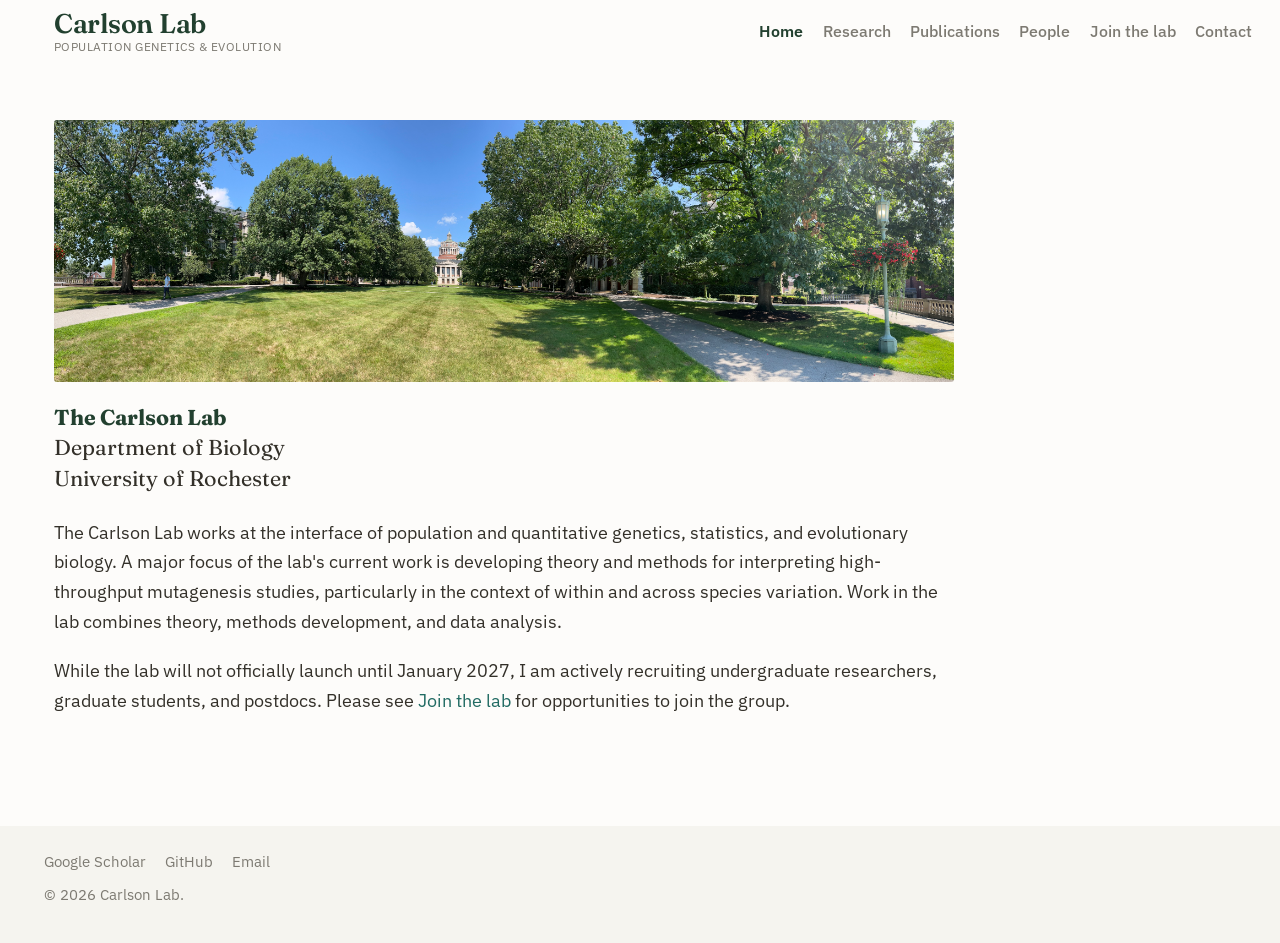
<file: index.html>
<!DOCTYPE html>
<html lang="en">
<head>
<meta charset="utf-8">
<meta name="viewport" content="width=device-width, initial-scale=1">
<title>Carlson Lab</title>
<meta name="description" content="The Carlson Lab works at the interface of population and quantitative genetics,
    statistics, and evolutionary biology.">
<link rel="stylesheet" href="style.css">
</head>
<body>
<a class="skip-link" href="#main">Skip to content</a>
<header class="masthead">
  <div class="masthead__inner">
    <a class="site-title" href="index.html">Carlson Lab
      <small>Population genetics &amp; evolution</small>
    </a>
    <nav class="topnav" aria-label="Primary">
      <button class="nav-toggle" aria-expanded="false" aria-controls="nav-links">Menu</button>
      <ul class="nav-links" id="nav-links">
        <li><a href="index.html" class="active" aria-current="page">Home</a></li>
        <li><a href="research.html">Research</a></li>
        <li><a href="publications.html">Publications</a></li>
        <li><a href="people.html">People</a></li>
        <!--<li><a href="teaching.html">Teaching</a></li>-->
        <li><a href="opportunities.html">Join the lab</a></li>
        <li><a href="contact.html">Contact</a></li>
      </ul>
    </nav>
  </div>
</header>
<main id="main" class="page">
  <div class="content">
    <!-- Home image: replace with <img class="fig" src="assets/home.jpg" alt="Carlson Lab"> -->
    <!--<div class="fig ph" role="img" aria-label="Image placeholder">Home image<br>(swap in a photo)</div>-->
    <img class="fig fig--wide" src="pictures/quad.jpeg" alt="Library"> 
    <p class="profile-name"><strong>The Carlson Lab</strong><br>
      Department of Biology<br>
      University of Rochester</p>

    <p>The Carlson Lab works at the interface of population and quantitative genetics,
    statistics, and evolutionary biology.
    A major focus of the lab's current work is developing
    theory and methods for interpreting high-throughput mutagenesis studies, 
    particularly in the context of within and across species variation. 
    Work in the lab combines theory, methods development, and data analysis.</p>

    <p>
  While the lab will not officially launch until January 2027, I am actively recruiting undergraduate researchers,
  graduate students, and postdocs.
  Please see <a href="opportunities.html">Join the lab</a> for opportunities to join the group.
 </p>
    
  </div>
</main>
<footer class="page__footer">
  <div class="page__footer-inner">
    <div class="footer-follow">
      <a href="https://scholar.google.com/citations?user=kbD8Nv8AAAAJ">Google Scholar</a>
      <a href="https://github.com/marync">GitHub</a>
      <a href="mailto:maryn.carlson@rochester.edu">Email</a>
    </div>
    <div class="footer-copyright">&copy; <span id="year">2026</span> Carlson Lab.</div>
  </div>
</footer>
<script src="script.js"></script>
</body>
</html>
</file>
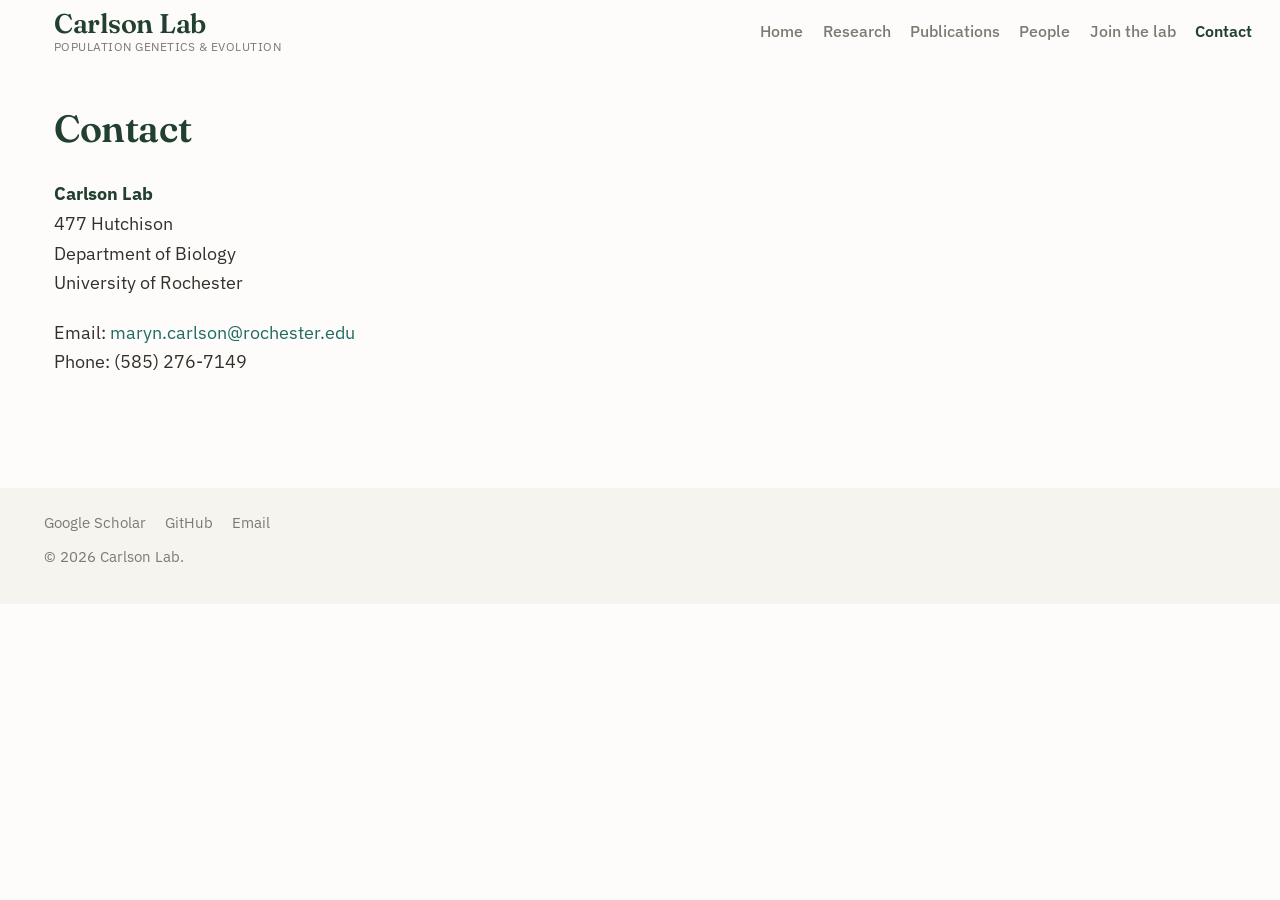
<file: contact.html>
<!DOCTYPE html>
<html lang="en">
<head>
<meta charset="utf-8">
<meta name="viewport" content="width=device-width, initial-scale=1">
<title>Contact — Carlson Lab</title>
<link rel="stylesheet" href="style.css">
</head>
<body>
<a class="skip-link" href="#main">Skip to content</a>
<header class="masthead">
  <div class="masthead__inner">
    <a class="site-title" href="index.html">Carlson Lab
      <small>Population genetics &amp; evolution</small>
    </a>
    <nav class="topnav" aria-label="Primary">
      <button class="nav-toggle" aria-expanded="false" aria-controls="nav-links">Menu</button>
      <ul class="nav-links" id="nav-links">
        <li><a href="index.html">Home</a></li>
        <li><a href="research.html">Research</a></li>
        <li><a href="publications.html">Publications</a></li>
        <li><a href="people.html">People</a></li>
        <!--<li><a href="teaching.html">Teaching</a></li>-->
        <li><a href="opportunities.html">Join the lab</a></li>
        <li><a href="contact.html" class="active" aria-current="page">Contact</a></li>
      </ul>
    </nav>
  </div>
</header>
<main id="main" class="page">
  <h1 class="page__title">Contact</h1>
  <div class="content">
    <p><strong>Carlson Lab</strong><br>
      477 Hutchison<br>
    Department of Biology<br>
  University of Rochester</p>

    <p>
      Email: <a href="mailto:maryn.carlson@rochester.edu">maryn.carlson@rochester.edu</a><br>
      Phone: (585) 276-7149
    </p>

   <!--<div class="callout">
      Fill in email, GitHub, and any other links (ORCID, Twitter/X, Bluesky,
      LinkedIn). Search the source for <code>data-edit</code> to find every
      placeholder.-->
    </div>
  </div>
</main>
<footer class="page__footer">
  <div class="page__footer-inner">
    <div class="footer-follow">
      <a href="https://scholar.google.com/citations?user=kbD8Nv8AAAAJ">Google Scholar</a>
      <a href="https://github.com/marync">GitHub</a>
      <a href="mailto:maryn.carlson@rochester.edu">Email</a>
    </div>
    <div class="footer-copyright">&copy; <span id="year">2026</span> Carlson Lab.</div>
  </div>
</footer>
<script src="script.js"></script>
</body>
</html>
</file>
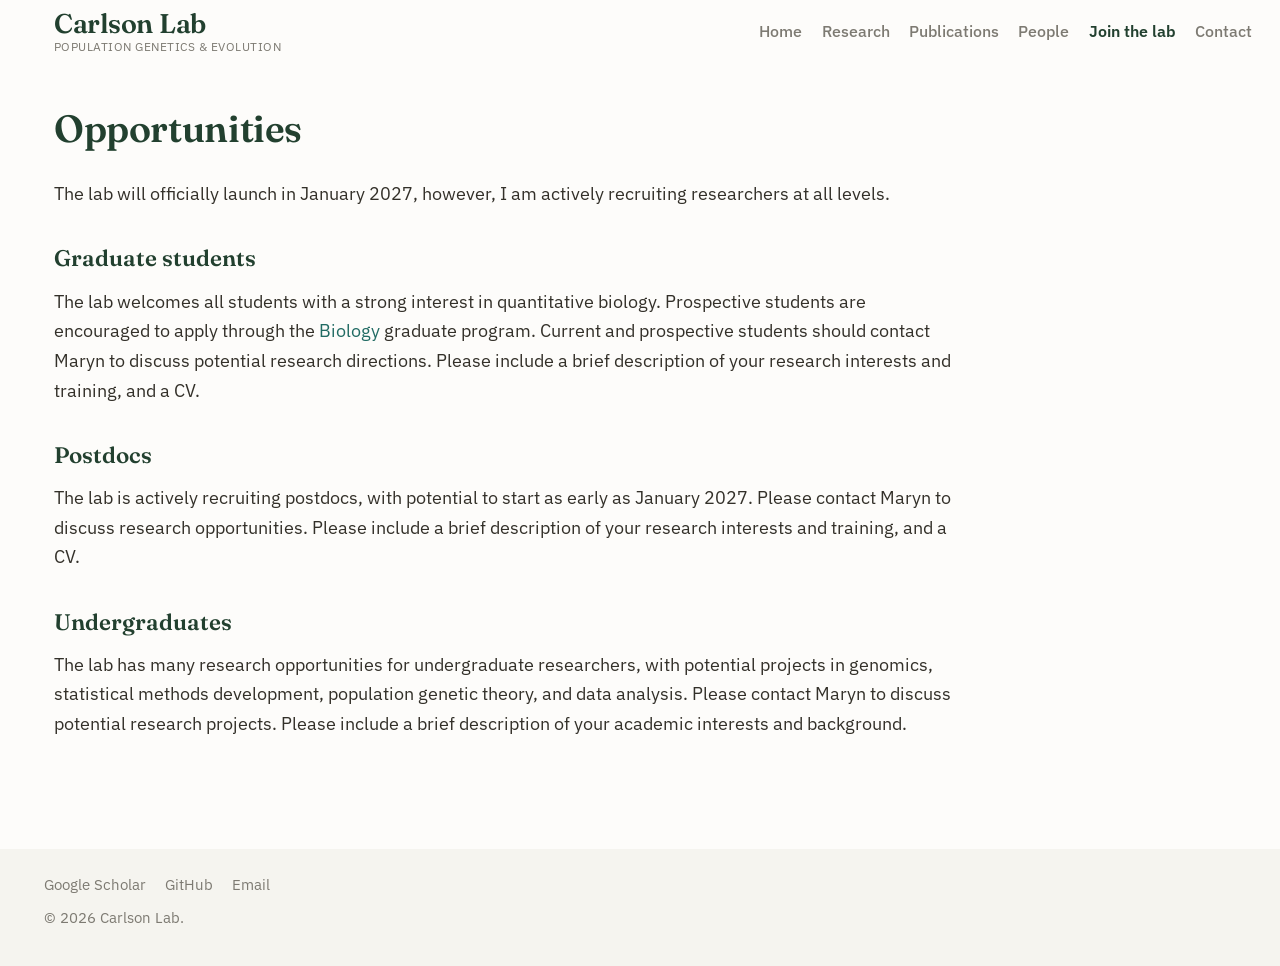
<file: opportunities.html>
<!DOCTYPE html>
<html lang="en">
<head>
<meta charset="utf-8">
<meta name="viewport" content="width=device-width, initial-scale=1">
<title>Opportunities — Carlson Lab</title>
<link rel="stylesheet" href="style.css">
</head>
<body>
<a class="skip-link" href="#main">Skip to content</a>
<header class="masthead">
  <div class="masthead__inner">
    <a class="site-title" href="index.html">Carlson Lab
      <small>Population genetics &amp; evolution</small>
    </a>
    <nav class="topnav" aria-label="Primary">
      <button class="nav-toggle" aria-expanded="false" aria-controls="nav-links">Menu</button>
      <ul class="nav-links" id="nav-links">
        <li><a href="index.html">Home</a></li>
        <li><a href="research.html">Research</a></li>
        <li><a href="publications.html">Publications</a></li>
        <li><a href="people.html">People</a></li>
        <!--<li><a href="teaching.html">Teaching</a></li>-->
        <li><a href="opportunities.html" class="active" aria-current="page">Join the lab</a></li>
        <li><a href="contact.html">Contact</a></li>
      </ul>
    </nav>
  </div>
</header>
<main id="main" class="page">
  <h1 class="page__title">Opportunities</h1>
  <div class="content">
    <p>The lab will officially launch in January 2027, however, I am actively recruiting researchers at all levels.</p>

    <h3>Graduate students</h3>
    <p>The lab welcomes all students with a strong interest in quantitative biology.
      Prospective students are encouraged to apply through the
    <a href="https://www.sas.rochester.edu/bio/graduate/phd.html">Biology</a> graduate program.
  Current and prospective students should contact Maryn to discuss potential research directions.
Please include a brief description of your research interests and training, and a CV.</p>

    <h3>Postdocs</h3>
    <p>The lab is actively recruiting postdocs, with potential to start as early as January 2027.
      Please contact Maryn to discuss research opportunities.
      Please include a brief description of your research interests and training, and a CV.
    </p>

    <h3>Undergraduates</h3>
    <p>The lab has many research opportunities for undergraduate researchers, with potential projects in 
     genomics, statistical methods development, population genetic theory, and data analysis.
      Please contact Maryn to discuss potential research projects.
      Please include a brief description of your academic interests and background.
    </p>

    <!--<div class="callout">
      Interested? Email the lab (see <a href="contact.html">Contact</a>) with a
      brief note about your background and what you'd like to work on.
    </div>-->
  </div>
</main>
<footer class="page__footer">
  <div class="page__footer-inner">
    <div class="footer-follow">
     <a href="https://scholar.google.com/citations?user=kbD8Nv8AAAAJ">Google Scholar</a>
      <a href="https://github.com/marync">GitHub</a>
      <a href="mailto:maryn.carlson@rochester.edu">Email</a>
    </div>
    <div class="footer-copyright">&copy; <span id="year">2026</span> Carlson Lab.</div>
  </div>
</footer>
<script src="script.js"></script>
</body>
</html>
</file>
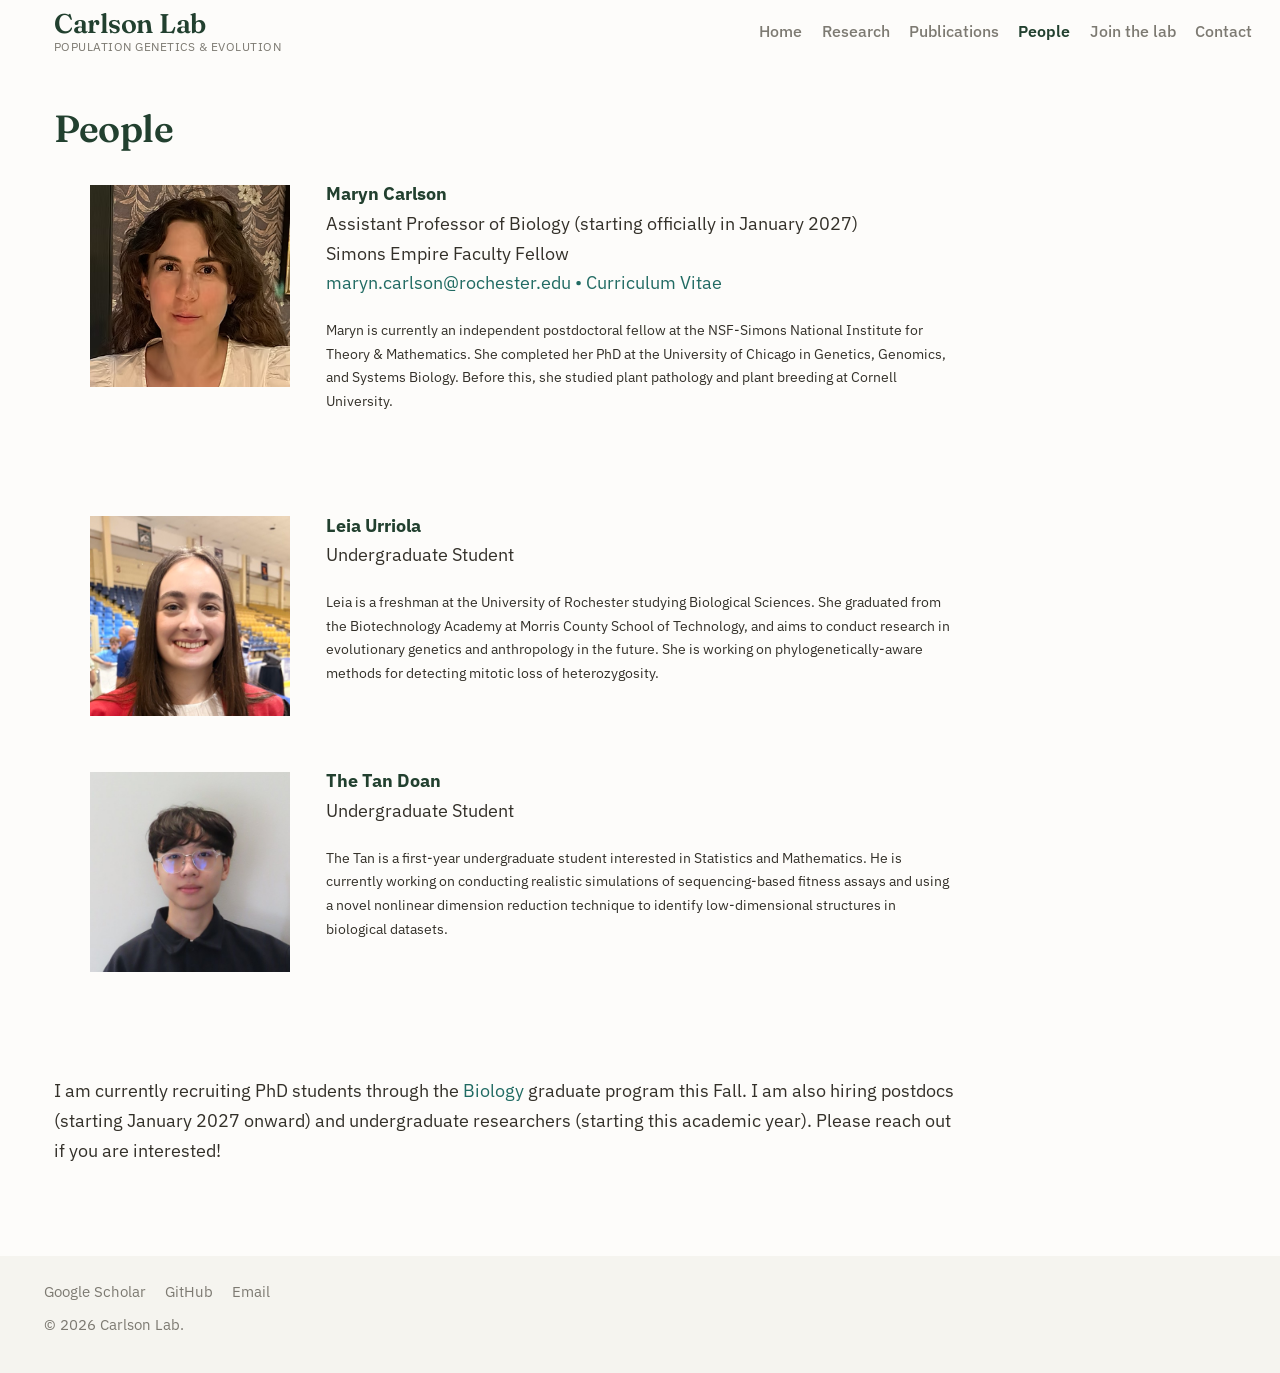
<file: people.html>
<!DOCTYPE html>
<html lang="en">
<head>
<meta charset="utf-8">
<meta name="viewport" content="width=device-width, initial-scale=1">
<title>People — Carlson Lab</title>
<link rel="stylesheet" href="style.css">
</head>
<body>
<a class="skip-link" href="#main">Skip to content</a>
<header class="masthead">
  <div class="masthead__inner">
    <a class="site-title" href="index.html">Carlson Lab
      <small>Population genetics &amp; evolution</small>
    </a>
    <nav class="topnav" aria-label="Primary">
      <button class="nav-toggle" aria-expanded="false" aria-controls="nav-links">Menu</button>
      <ul class="nav-links" id="nav-links">
        <li><a href="index.html">Home</a></li>
        <li><a href="research.html">Research</a></li>
        <li><a href="publications.html">Publications</a></li>
        <li><a href="people.html" class="active" aria-current="page">People</a></li>
        <!--<li><a href="teaching.html">Teaching</a></li>-->
        <li><a href="opportunities.html">Join the lab</a></li>
        <li><a href="contact.html">Contact</a></li>
      </ul>
    </nav>
  </div>
</header>
<main id="main" class="page">
  <h1 class="page__title">People</h1>
  <div class="content">

    <div class="person">
      <!-- Replace with: <img class="photo" src="assets/maryn.jpg" alt="Maryn Carlson"> -->
      <img src="pictures/maryn.png" alt="Maryn Carlson" style="float:left; width:200px; margin:0.3em 2.0em 1.0em 2.0em;">
<!--<p><strong>Maryn Carlson</strong><br>-->
  <p style="margin-top:0;"><strong>Maryn Carlson</strong><br>
    Assistant Professor of Biology (starting officially in January 2027)<br>
    Simons Empire Faculty Fellow<br>
    <a href="mailto:maryn.carlson@rochester.edu">maryn.carlson@rochester.edu &bull;</a>
    <a href="other/carlson_cv.pdf" target="_blank" rel="noopener">Curriculum Vitae</a>



<p style="font-size: 0.8rem;">
Maryn is currently an independent postdoctoral fellow at the
NSF-Simons National Institute for Theory & Mathematics.
She completed her PhD at the University of Chicago in Genetics, Genomics, and Systems Biology.
Before this, she studied plant pathology and plant breeding at Cornell University.</p><br>
    <p>
      <!--<small>Maryn studies population genetic theory and inference, with
      interests in adaptation, epistasis, and the evolution of complex traits.
      She completed her PhD at the University of Chicago (2023) with Matthias
      Steinrücken and holds a BA from Cornell University.<br>
      <a href="#" data-edit="email">email</a>·
      <a href="https://scholar.google.com/citations?user=kbD8Nv8AAAAJ">Google Scholar</a></small></p>-->
    </div>

    <div class="person">
      <img src="pictures/leia_cropped.jpg" alt="Leia Urriola" style="float:left; width:200px; margin:0.3em 2.0em 1.0em 2.0em;">
      <p style="margin-top:0;"><strong>Leia Urriola</strong><br>
        Undergraduate Student</p>
      <p style="font-size: 0.8rem;">
        Leia is a freshman at the University of Rochester studying Biological Sciences.
        She graduated from the Biotechnology Academy at Morris County School of Technology,
        and aims to conduct research in evolutionary genetics and anthropology in the future.
        She is working on phylogenetically-aware methods for detecting mitotic loss of heterozygosity.</p>
    </div>

    <div class="person">
      <img src="pictures/thetan_cropped.jpg" alt="The Tan Doan" style="float:left; width:200px; margin:0.3em 2.0em 1.0em 2.0em;">
      <p style="margin-top:0;"><strong>The Tan Doan</strong><br>
        Undergraduate Student</p>
      <p style="font-size: 0.8rem;">
        The Tan is a first-year undergraduate student interested in Statistics and Mathematics.
        He is currently working on conducting realistic simulations of sequencing-based fitness assays
        and using a novel nonlinear dimension reduction technique to identify low-dimensional structures in biological datasets.</p>
    </div>
<!--
    </div>
    <div class="person">
      <div class="avatar sm photo" role="img" aria-label="Photo placeholder">+</div>
      <p><strong>Lab Member Name</strong> &nbsp;—&nbsp; <span class="role">Postdoctoral Researcher</span><br>
      <small>Short bio: research focus, prior training, and a link to a personal
      website. <em>[Filler — copy this block to add more people.]</em></small></p>
    </div>

    <div class="person">
      <div class="avatar sm photo" role="img" aria-label="Photo placeholder">+</div>
      <p><strong>Lab Member Name</strong> &nbsp;—&nbsp; <span class="role">Graduate Student</span><br>
      <small>Short bio: program, research interests, and background.
      <em>[Filler.]</em></small></p>
    </div>

    <div class="clear"></div>
    <div class="callout">
      Each person is a <code>&lt;div class="person"&gt;</code> block — duplicate
      one to add a member, and swap the gray box for
      <code>&lt;img class="photo" src="..."&gt;</code>. Consider an "Alumni"
      subsection below as the lab grows.
    </div>
  </div>
-->

<!--<div style="height:7em"></div>-->

<div class="spacer"></div>

I am currently recruiting PhD students through the <a href="https://www.sas.rochester.edu/bio/graduate/phd.html">Biology</a> graduate program this Fall.
I am also hiring postdocs (starting January 2027 onward) and undergraduate researchers (starting this academic year). Please reach out if you are interested!

</main>
<footer class="page__footer">
  <div class="page__footer-inner">
    <div class="footer-follow">
     <a href="https://scholar.google.com/citations?user=kbD8Nv8AAAAJ">Google Scholar</a>
      <a href="https://github.com/marync">GitHub</a>
      <a href="mailto:maryn.carlson@rochester.edu">Email</a>
    </div>
    <div class="footer-copyright">&copy; <span id="year">2026</span> Carlson Lab.</div>
  </div>
</footer>
<script src="script.js"></script>
</body>
</html>
</file>
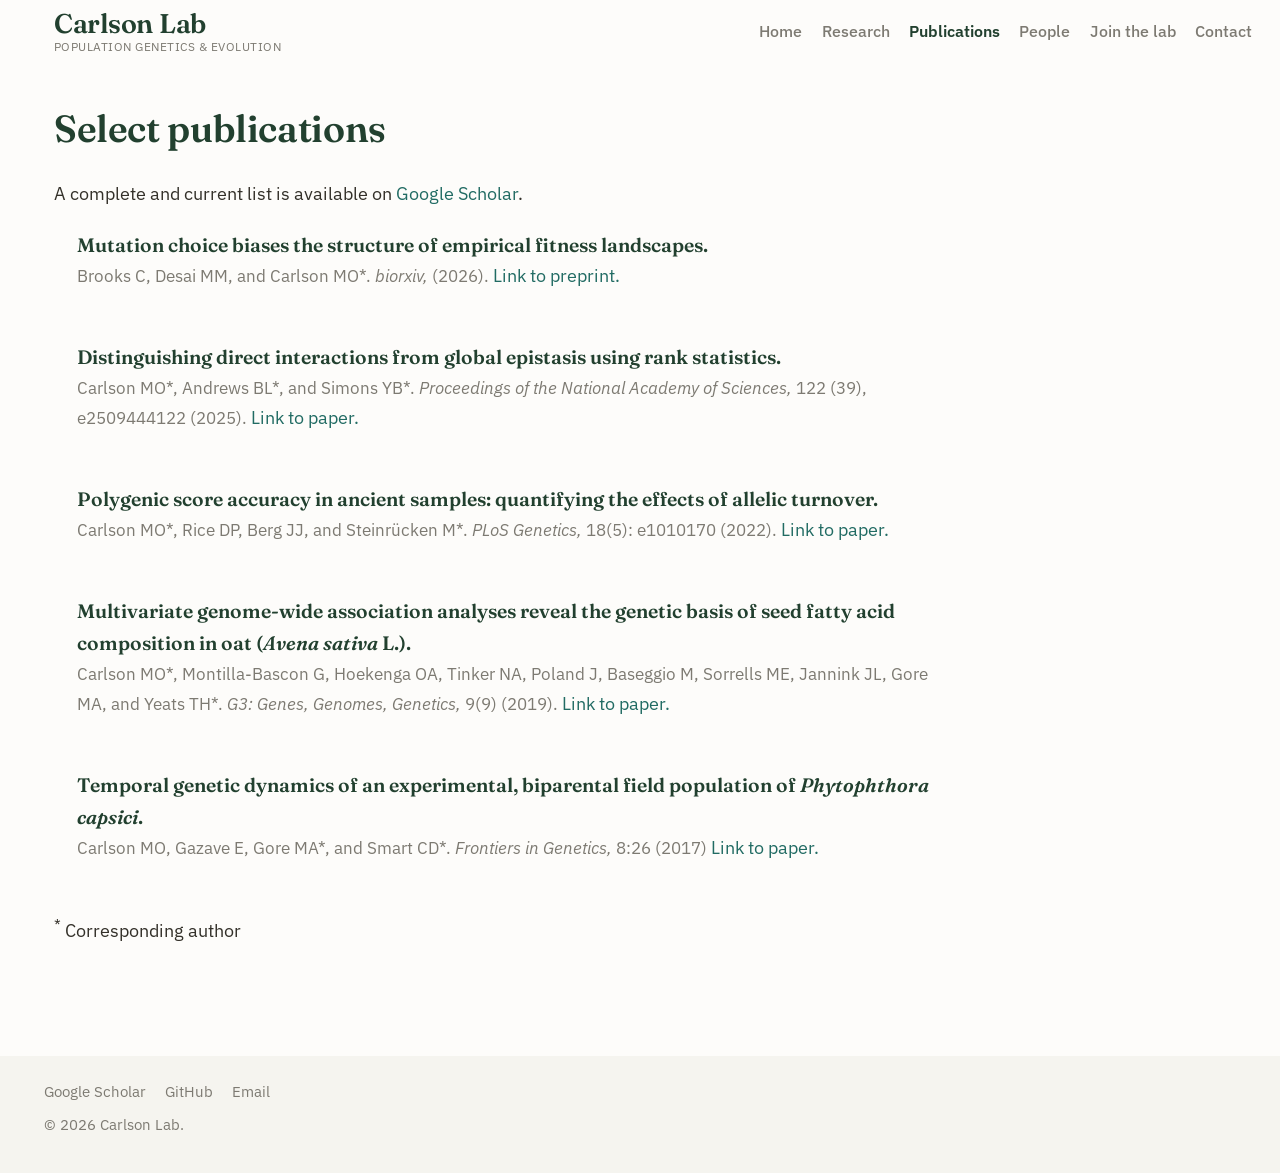
<file: publications.html>
<!DOCTYPE html>
<html lang="en">
<head>
<meta charset="utf-8">
<meta name="viewport" content="width=device-width, initial-scale=1">
<title>Publications — Carlson Lab</title>
<link rel="stylesheet" href="style.css">
</head>
<body>
<a class="skip-link" href="#main">Skip to content</a>
<header class="masthead">
  <div class="masthead__inner">
    <a class="site-title" href="index.html">Carlson Lab
      <small>Population genetics &amp; evolution</small>
    </a>
    <nav class="topnav" aria-label="Primary">
      <button class="nav-toggle" aria-expanded="false" aria-controls="nav-links">Menu</button>
      <ul class="nav-links" id="nav-links">
        <li><a href="index.html">Home</a></li>
        <li><a href="research.html">Research</a></li>
        <li><a href="publications.html" class="active" aria-current="page">Publications</a></li>
        <li><a href="people.html">People</a></li>
        <!--<li><a href="teaching.html">Teaching</a></li>-->
        <li><a href="opportunities.html">Join the lab</a></li>
        <li><a href="contact.html">Contact</a></li>
      </ul>
    </nav>
  </div>
</header>
<main id="main" class="page">
  <h1 class="page__title">Select publications</h1>
  <div class="content">
    <p>A complete and current list is available on
    <a href="https://scholar.google.com/citations?user=kbD8Nv8AAAAJ">Google Scholar</a>.
    </p>

    <ul class="pub-list">
       <li>
        <span class="pub-title">Mutation choice biases the structure of empirical fitness landscapes.</span><br>
        <span class="pub-meta">Brooks C, Desai MM, and Carlson MO*.
        <span class="pub-venue">biorxiv,</span> 
            (2026).</span>
        <a href="https://www.biorxiv.org/content/10.64898/2026.09.28.754994v2">Link to preprint.</a>
      </li>
       <li>
        <span class="pub-title">Distinguishing direct interactions from 
          global epistasis using rank statistics.</span><br>
        <span class="pub-meta">Carlson MO*, Andrews BL*, and Simons YB*.
        <span class="pub-venue">Proceedings of the National Academy of Sciences,</span> 
        122 (39), e2509444122 (2025).</span>
        <a href="https://www.pnas.org/doi/10.1073/pnas.2509444122">Link to paper.</a>
      </li>
      <li>
        <span class="pub-title">Polygenic score accuracy in ancient samples:
        quantifying the effects of allelic turnover.</span><br>
        <span class="pub-meta">Carlson MO*, Rice DP, Berg JJ, and Steinrücken M*.
        <span class="pub-venue">PLoS Genetics,</span> 18(5): e1010170 (2022).</span>
        <a href="https://doi.org/10.1371/journal.pgen.1010170">Link to paper.</a>
      </li>
      <li>
        <span class="pub-title">Multivariate genome-wide association analyses
        reveal the genetic basis of seed fatty acid composition in oat
        (<em>Avena sativa</em> L.).</span><br>
        <span class="pub-meta">Carlson MO*, Montilla-Bascon G, Hoekenga OA,
          Tinker NA, Poland J, Baseggio M, Sorrells ME, Jannink JL, Gore MA, and Yeats TH*.
          <span class="pub-venue">G3:
        Genes, Genomes, Genetics,</span> 9(9) (2019).</span>
        <a href="https://academic.oup.com/g3journal/article/9/9/2963/6026385">Link to paper.</a>
      </li>
      <li>
        <span class="pub-title">Temporal genetic dynamics of an experimental,
          biparental field population of
        <em>Phytophthora capsici</em>.</span><br>
        <span class="pub-meta">Carlson MO, Gazave E, Gore MA*, and Smart CD*.
          <span class="pub-venue">Frontiers in Genetics,</span> 8:26 (2017)</span>
        <a href="https://www.frontiersin.org/journals/genetics/articles/10.3389/fgene.2017.00026/full">Link to paper.</a>
      </li>
    </ul>
     

    <p class="author-note"><sup>*</sup> Corresponding author</p>
    
  </div>
</main>
<footer class="page__footer">
  <div class="page__footer-inner">
    <div class="footer-follow">
     <a href="https://scholar.google.com/citations?user=kbD8Nv8AAAAJ">Google Scholar</a>
      <a href="https://github.com/marync">GitHub</a>
      <a href="mailto:maryn.carlson@rochester.edu">Email</a>
    </div>
    <div class="footer-copyright">&copy; <span id="year">2026</span> Carlson Lab.</div>
  </div>
</footer>
<script src="script.js"></script>
</body>
</html>
</file>
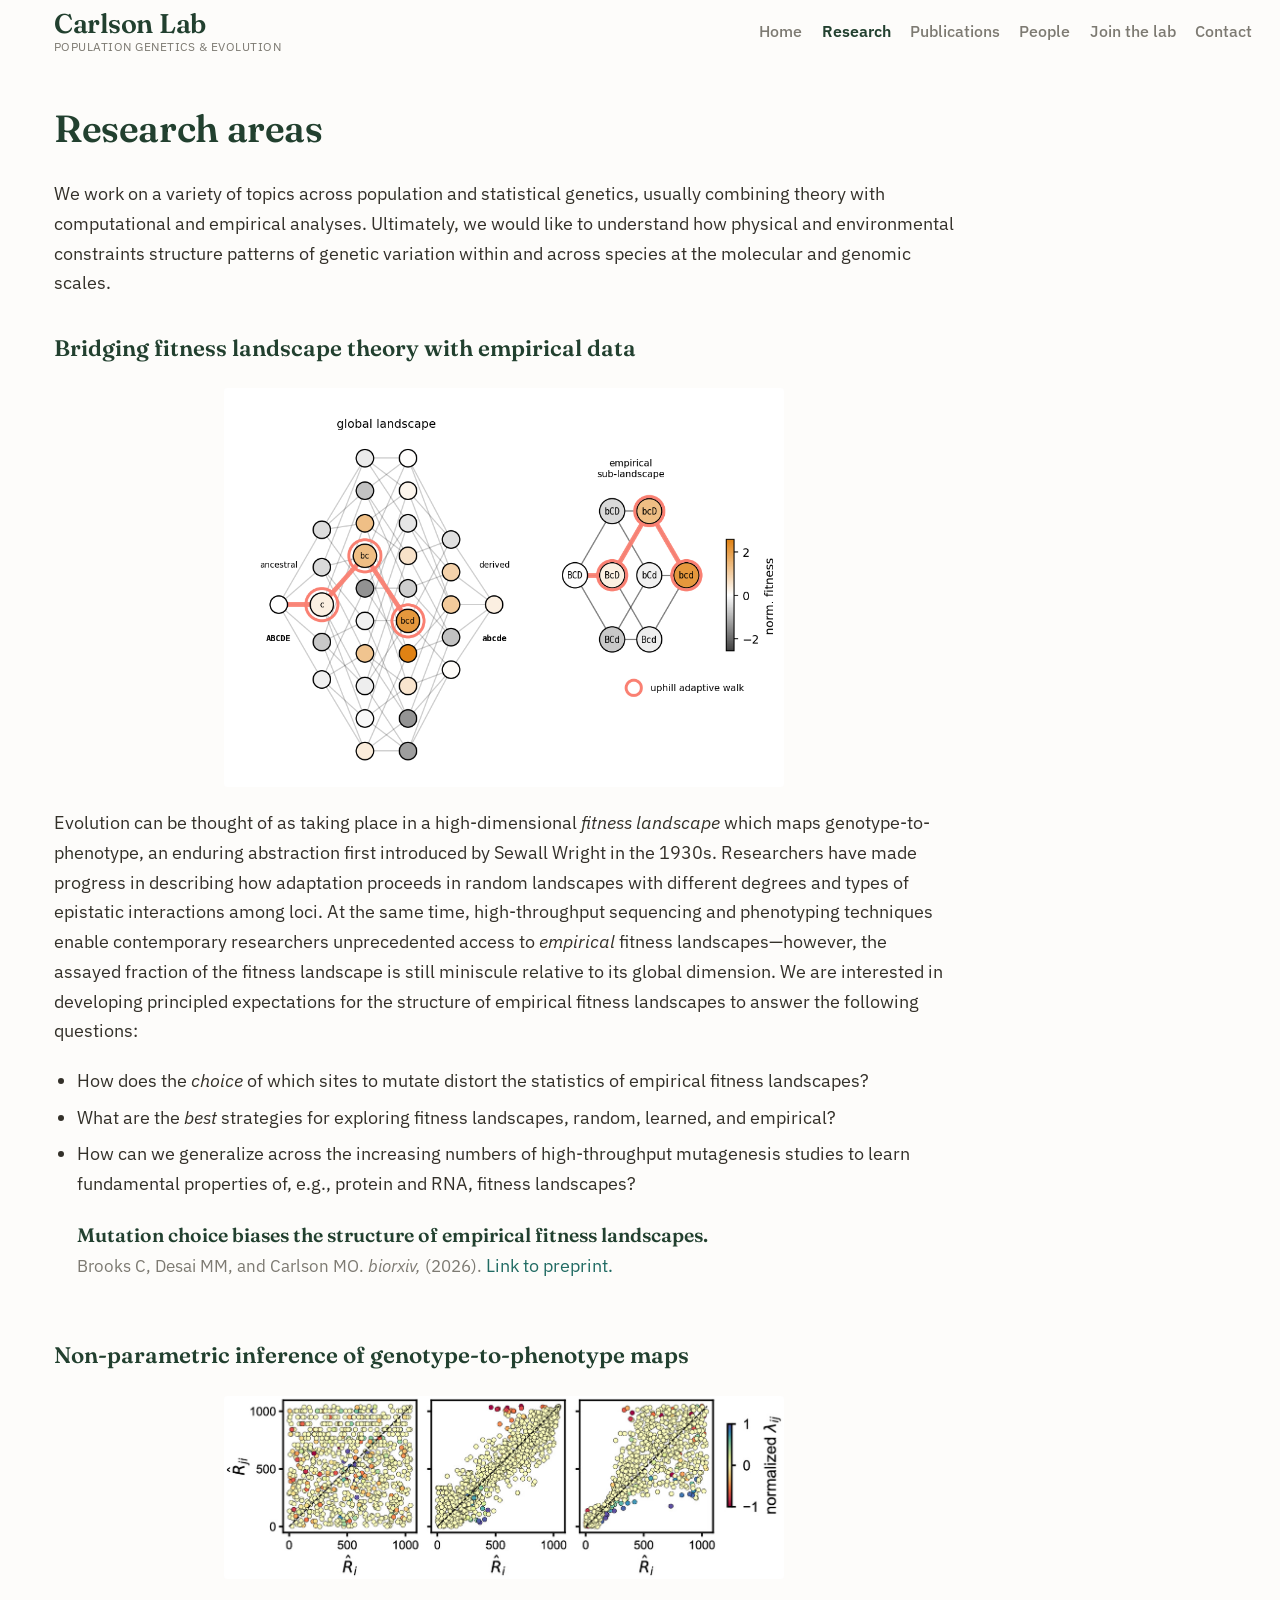
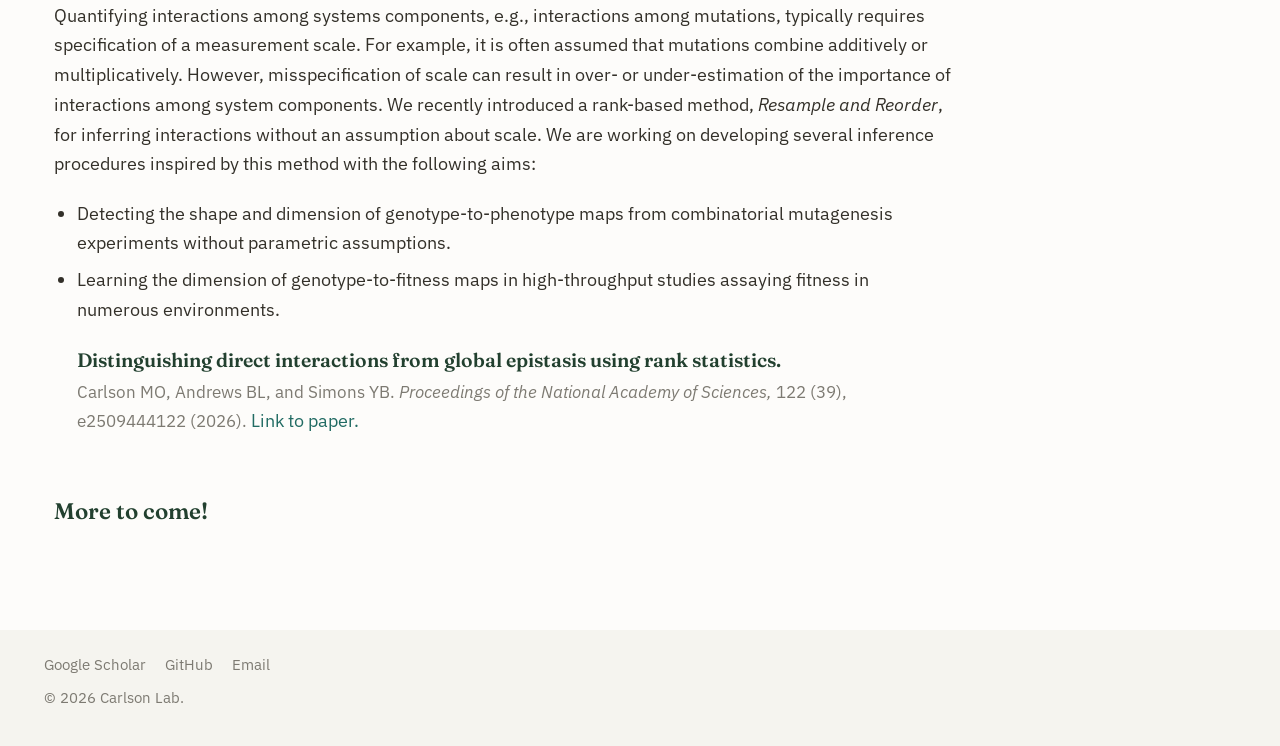
<file: research.html>
<!DOCTYPE html>
<html lang="en">
<head>
<meta charset="utf-8">
<meta name="viewport" content="width=device-width, initial-scale=1">
<title>Research — Carlson Lab</title>
<link rel="stylesheet" href="style.css">
</head>
<body>
<a class="skip-link" href="#main">Skip to content</a>
<header class="masthead">
  <div class="masthead__inner">
    <a class="site-title" href="index.html">Carlson Lab
      <small>Population genetics &amp; evolution</small>
    </a>
    <nav class="topnav" aria-label="Primary">
      <button class="nav-toggle" aria-expanded="false" aria-controls="nav-links">Menu</button>
      <ul class="nav-links" id="nav-links">
        <li><a href="index.html">Home</a></li>
        <li><a href="research.html" class="active" aria-current="page">Research</a></li>
        <li><a href="publications.html">Publications</a></li>
        <li><a href="people.html">People</a></li>
        <!--<li><a href="teaching.html">Teaching</a></li>-->
        <li><a href="opportunities.html">Join the lab</a></li>
        <li><a href="contact.html">Contact</a></li>
      </ul>
    </nav>
  </div>
</header>
<main id="main" class="page">
  <h1 class="page__title">Research areas</h1>
  <div class="content">
    <p>We work on a variety of topics across population and statistical genetics, usually combining
      theory with computational and empirical analyses. Ultimately, we would like to understand how
      physical and environmental constraints structure patterns of genetic
      variation within and across species at the molecular and genomic scales.
    </p>

     <h3>Bridging fitness landscape theory with empirical data</h3>
    <!-- replace with <img class="fig" src="assets/research2.jpg" alt="Epistasis and adaptation"> -->
    <img class="fig" src="pictures/adaptive_figure.png" alt="Landscape">
    <p>Evolution can be thought of as taking place in a high-dimensional <em>fitness landscape</em> which
      maps genotype-to-phenotype, an enduring abstraction first introduced by Sewall Wright in the 1930s.
      Researchers have made progress in describing how adaptation proceeds in random landscapes with different
      degrees and types of epistatic interactions among loci.
      At the same time, high-throughput sequencing and phenotyping techniques enable contemporary researchers
      unprecedented access to <em>empirical</em> fitness landscapes&mdash;however, the assayed fraction of the fitness landscape
      is still miniscule relative to its global dimension.
      We are interested in developing principled expectations for the structure of empirical
      fitness landscapes to answer the following questions:
    </p>

    <ul>
    <li>How does the <em>choice</em> of which sites to mutate distort the statistics of empirical fitness landscapes?</li>
    <li>What are the <em>best</em> strategies for exploring fitness landscapes, random, learned, and empirical?</li>
    <li>How can we generalize across the increasing numbers of high-throughput mutagenesis studies to learn fundamental properties
      of, e.g., protein and RNA, fitness landscapes?
    </li>
  </ul>
    
    <ul class="pub-list">
       <li>
        <span class="pub-title">Mutation choice biases the structure of empirical fitness landscapes.</span><br>
        <span class="pub-meta">Brooks C, Desai MM, and Carlson MO.
        <span class="pub-venue">biorxiv,</span> 
            (2026).</span>
        <a href="https://www.biorxiv.org/content/10.64898/2026.09.28.754994v1">Link to preprint.</a>
      </li>
    </ul>

    <h3>Non-parametric inference of genotype-to-phenotype maps</h3>
    <img class="fig" src="pictures/rank_website.png" alt="Resample and Reorder">
    <!--<div class="fig ph" role="img" aria-label="Image placeholder">Figure 1<br>(swap in an image)</div>-->
    <p>Quantifying interactions among systems components, e.g., interactions among mutations,
      typically requires specification of a measurement scale.
      For example, it is often assumed that mutations combine additively or multiplicatively.
      However, misspecification of scale can result in over- or under-estimation of the importance of
      interactions among system components.
      We recently introduced a rank-based method, <em>Resample and Reorder</em>, for inferring interactions without
      an assumption about scale.
      We are working on developing several inference procedures inspired by this method with the following aims:</p>
      
  <ul>
    <li>Detecting the shape and dimension of genotype-to-phenotype maps from combinatorial mutagenesis experiments
      without parametric assumptions.</li>
    <li>Learning the dimension of genotype-to-fitness maps in high-throughput studies assaying fitness in numerous environments.</li>
  </ul>

      <ul class="pub-list">
       <li>
        <span class="pub-title">Distinguishing direct interactions from 
          global epistasis using rank statistics.</span><br>
        <span class="pub-meta">Carlson MO, Andrews BL, and Simons YB.
        <span class="pub-venue">Proceedings of the National Academy of Sciences,</span> 
        122 (39), e2509444122 (2026).</span>
        <a href="https://www.pnas.org/doi/10.1073/pnas.2509444122">Link to paper.</a>
      </li>
    </ul>

 
      <h3>More to come!</h3>



<!--  <h3>Theory and inference in population genetics</h3>
    <!-replace with <img class="fig" src="assets/research3.jpg" alt="Theory and inference">
    <div class="fig ph" role="img" aria-label="Image placeholder">Figure 3<br>(swap in an image)</div>
    <p></p> -->

 
  </div>
</main>
<footer class="page__footer">
  <div class="page__footer-inner">
    <div class="footer-follow">
      <a href="https://scholar.google.com/citations?user=kbD8Nv8AAAAJ">Google Scholar</a>
      <a href="https://github.com/marync">GitHub</a>
      <a href="mailto:maryn.carlson@rochester.edu">Email</a>
    </div>
    <div class="footer-copyright">&copy; <span id="year">2026</span> Carlson Lab.</div>
  </div>
</footer>
<script src="script.js"></script>
</body>
</html>
</file>
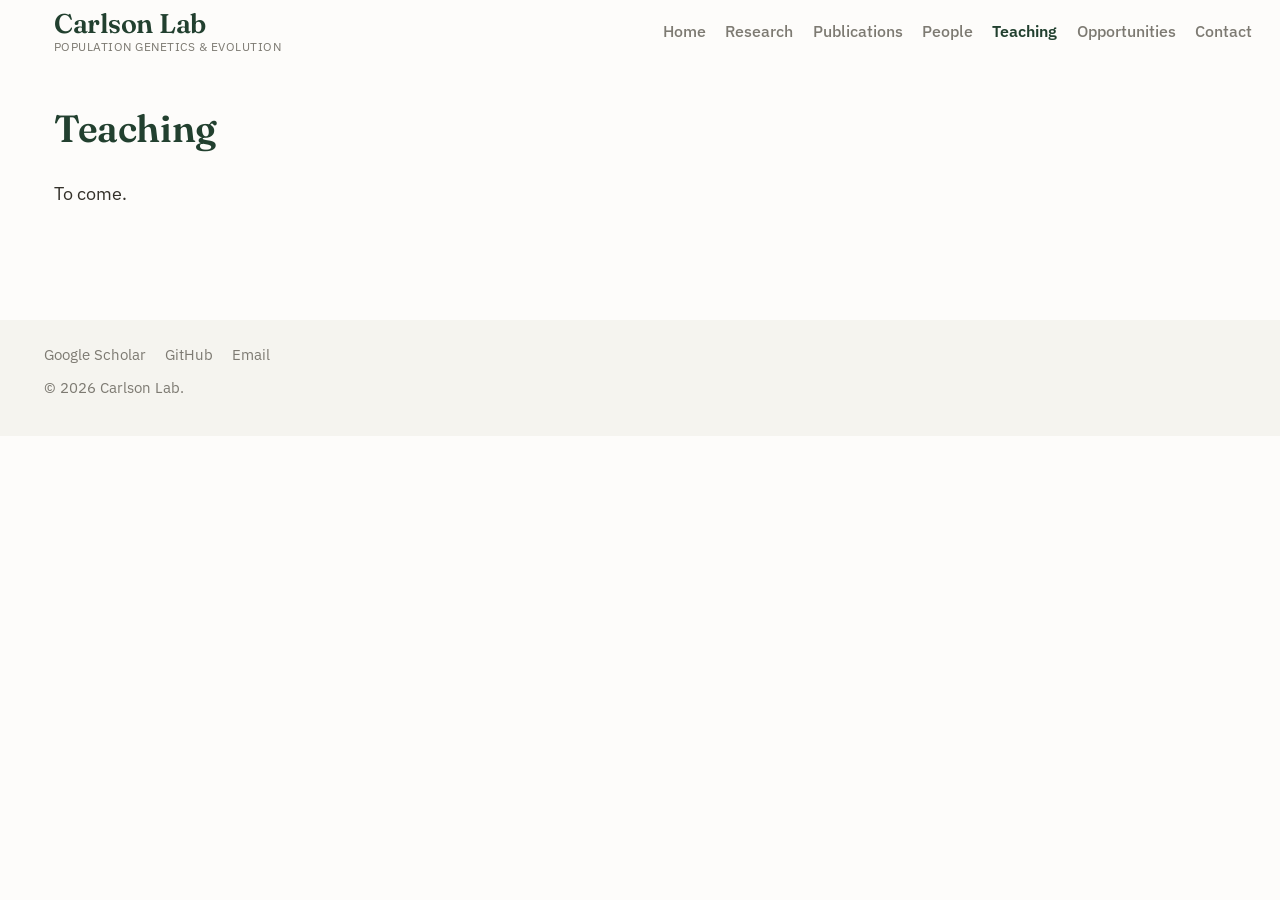
<file: teaching.html>
<!DOCTYPE html>
<html lang="en">
<head>
<meta charset="utf-8">
<meta name="viewport" content="width=device-width, initial-scale=1">
<title>Teaching — Carlson Lab</title>
<link rel="stylesheet" href="style.css">
</head>
<body>
<a class="skip-link" href="#main">Skip to content</a>
<header class="masthead">
  <div class="masthead__inner">
    <a class="site-title" href="index.html">Carlson Lab
      <small>Population genetics &amp; evolution</small>
    </a>
    <nav class="topnav" aria-label="Primary">
      <button class="nav-toggle" aria-expanded="false" aria-controls="nav-links">Menu</button>
      <ul class="nav-links" id="nav-links">
        <li><a href="index.html">Home</a></li>
        <li><a href="research.html">Research</a></li>
        <li><a href="publications.html">Publications</a></li>
        <li><a href="people.html">People</a></li>
        <li><a href="teaching.html" class="active" aria-current="page">Teaching</a></li>
        <li><a href="opportunities.html">Opportunities</a></li>
        <li><a href="contact.html">Contact</a></li>
      </ul>
    </nav>
  </div>
</header>
<main id="main" class="page">
  <h1 class="page__title">Teaching</h1>
  <div class="content">
    <p>To come.</p>

    <!--<h3>Courses &amp; teaching</h3>
    <ul>
      <li><strong>HGEN 48600 — Computational Biology I</strong>, University of
      Chicago. Recognized with a departmental teaching award. <em>[Filler — add
      role and term.]</em></li>
      <li><em>[Filler]</em> Add further courses, guest lectures, and workshops.</li>
    </ul>

    <div class="callout">
      Replace or extend these entries with the lab's full teaching and mentoring
      record.-->
    </div>
  </div>
</main>
<footer class="page__footer">
  <div class="page__footer-inner">
    <div class="footer-follow">
      <a href="https://scholar.google.com/citations?user=kbD8Nv8AAAAJ">Google Scholar</a>
      <a href="#" data-edit="github">GitHub</a>
      <a href="#" data-edit="email">Email</a>
    </div>
    <div class="footer-copyright">&copy; <span id="year">2026</span> Carlson Lab.</div>
  </div>
</footer>
<script src="script.js"></script>
</body>
</html>
</file>
<file: style.css>
@import url('https://fonts.googleapis.com/css2?family=Fraunces:opsz,wght@9..144,400;9..144,500;9..144,600;9..144,700&family=IBM+Plex+Sans:wght@400;500;600;700&display=swap');

:root{
  --max-width:1280px; --bg:#fdfcfa; --text:#333029; --heading:#22402f;
  --muted:#7d7a72; --link:#216b63; --link-hover:#164c46;
  --accent:#b3801f;
  --border:#ecebe6; --border-strong:#dddcd5;
  --gutter:3em;
  --sans:"IBM Plex Sans",-apple-system,BlinkMacSystemFont,"Segoe UI","Helvetica Neue",Arial,sans-serif;
  --serif:"Fraunces",Georgia,"Times New Roman",serif;
}
*{box-sizing:border-box}
html{font-size:16px}
@media (min-width:48em){html{font-size:17px}}
@media (min-width:64em){html{font-size:18px}}
body{margin:0;font-family:var(--sans);color:var(--text);background:var(--bg);line-height:1.65;-webkit-font-smoothing:antialiased}
a{color:var(--link);text-decoration:none}
a:hover{color:var(--link-hover);text-decoration:underline}
a:focus-visible,button:focus-visible{outline:2px solid var(--link);outline-offset:2px}
img{max-width:100%;height:auto}
.skip-link{position:absolute;left:-999px;top:0;background:#fff;padding:.5em 1em;border:1px solid var(--border-strong);z-index:100}
.skip-link:focus{left:.5em;top:.5em}
.masthead{position:sticky;top:0;z-index:30;background:rgba(253,252,250,.97);backdrop-filter:saturate(180%) blur(6px)}
.masthead__inner{max-width:var(--max-width);margin:0;padding:0 1em 0 var(--gutter);display:flex;align-items:center;justify-content:space-between;min-height:62px;gap:1em}
.site-title{font-family:var(--serif);font-size:1.5em;font-weight:600;color:var(--heading);white-space:nowrap;line-height:1.15;letter-spacing:-.01em}
.site-title:hover{text-decoration:none;color:#000}
.site-title small{display:block;font-family:var(--sans);font-size:.46em;font-weight:400;color:var(--muted);letter-spacing:.04em;text-transform:uppercase}
nav.topnav{display:flex;align-items:center}
.nav-toggle{display:none;background:none;border:0;cursor:pointer;font:inherit;color:var(--muted);padding:.5em 0}
.nav-toggle:hover{color:var(--heading)}
.nav-links{list-style:none;margin:0;padding:0;display:flex;flex-wrap:wrap}
.nav-links a{display:block;padding:.5em .6em;color:var(--muted);font-weight:500;font-size:.9em}
.nav-links a:hover{color:var(--heading);text-decoration:none}
.nav-links a.active{color:var(--heading);font-weight:600}
@media (max-width:59.99em){
  .nav-toggle{display:block}
  .nav-links{position:absolute;right:1em;top:62px;flex-direction:column;align-items:flex-end;flex-wrap:nowrap;background:#fff;border:1px solid var(--border-strong);box-shadow:0 8px 20px rgba(0,0,0,.06);padding:.25em .5em;min-width:200px;display:none}
  .nav-links.open{display:flex}
  .nav-links a{padding:.55em .5em}
}
.page{max-width:var(--max-width);margin:0;padding:2em 1em 3em var(--gutter)}
.content{max-width:900px}
.page__title{font-family:var(--serif);font-size:2.1em;font-weight:600;color:var(--heading);margin:0 0 .5em;letter-spacing:-.01em}
.content h2{font-family:var(--serif);font-size:1.55em;font-weight:600;color:var(--heading);margin:1.7em 0 .5em;line-height:1.3}
.content h3{font-family:var(--serif);font-size:1.25em;font-weight:600;color:var(--heading);margin:1.4em 0 .4em}
.content p{margin:0 0 1.1em}
.content ul{margin:0 0 1.1em;padding-left:1.3em}
.content li{margin-bottom:.4em}
.content strong{color:var(--heading)}
.align-left{float:left;width:200px;margin:.3em 1.5em 1em 0;border-radius:3px}
.research-fig{float:left;width:230px;margin:.4em 1.5em 1em 0;border:1px solid var(--border-strong);border-radius:3px}
.clear{clear:both}
.person{overflow:hidden;margin-bottom:1.8em}
.person .photo{float:left;width:150px;height:180px;margin:.2em 1.3em .6em 0;border-radius:3px;object-fit:cover}
.person .role{font-style:italic;color:var(--muted)}
.person small{font-size:.9em}
@media (max-width:33em){
  .align-left,.research-fig,.person .photo{float:none;display:block;margin:0 auto 1em}
}
.profile-name{font-family:var(--serif);font-size:1.2em;line-height:1.4}
.avatar{background:linear-gradient(160deg,#e7ede7,#d5ddd4);display:flex;align-items:center;justify-content:center;color:#8ea08e;font-weight:700}
.avatar.lg{width:200px;height:240px;font-size:3.4em}
.avatar.sm{font-size:2em}
.pub-list{list-style:none;margin:0;padding:0}
.pub-list > li{padding:0 0 1.4em;margin-bottom:1.4em}
.pub-title{font-family:var(--serif);font-weight:600;font-size:1.08em;color:var(--heading)}
.pub-meta{color:var(--muted);font-size:.92em}
.pub-venue{font-style:italic}
.callout{background:#faf6ec;border-left:3px solid var(--accent);padding:.8em 1.1em;margin:1.4em 0;font-size:.92em;color:#5f5a4e;border-radius:0 3px 3px 0}
.page__footer{margin-top:2.5em;background:#f5f4ef;color:var(--muted);font-size:.82em}
.page__footer-inner{max-width:var(--max-width);margin:0;padding:1.6em 1em 2.4em var(--gutter)}
.footer-follow a{color:var(--muted);margin-right:1em}
.footer-follow a:hover{color:var(--heading)}
.footer-copyright{margin-top:.6em}

/* images centered within the text column */
.fig{display:block;width:100%;max-width:560px;margin:1.2em auto;border-radius:3px}
.ph{background:linear-gradient(160deg,#e7ede7,#d5ddd4);display:flex;align-items:center;justify-content:center;color:#8ea08e;font-size:.85em;font-weight:600;text-align:center;padding:.6em;border-radius:3px}
.fig.ph{height:240px}

.spacer{clear:both;height:3em}

.fig--wide{max-width:900px}
</file>
